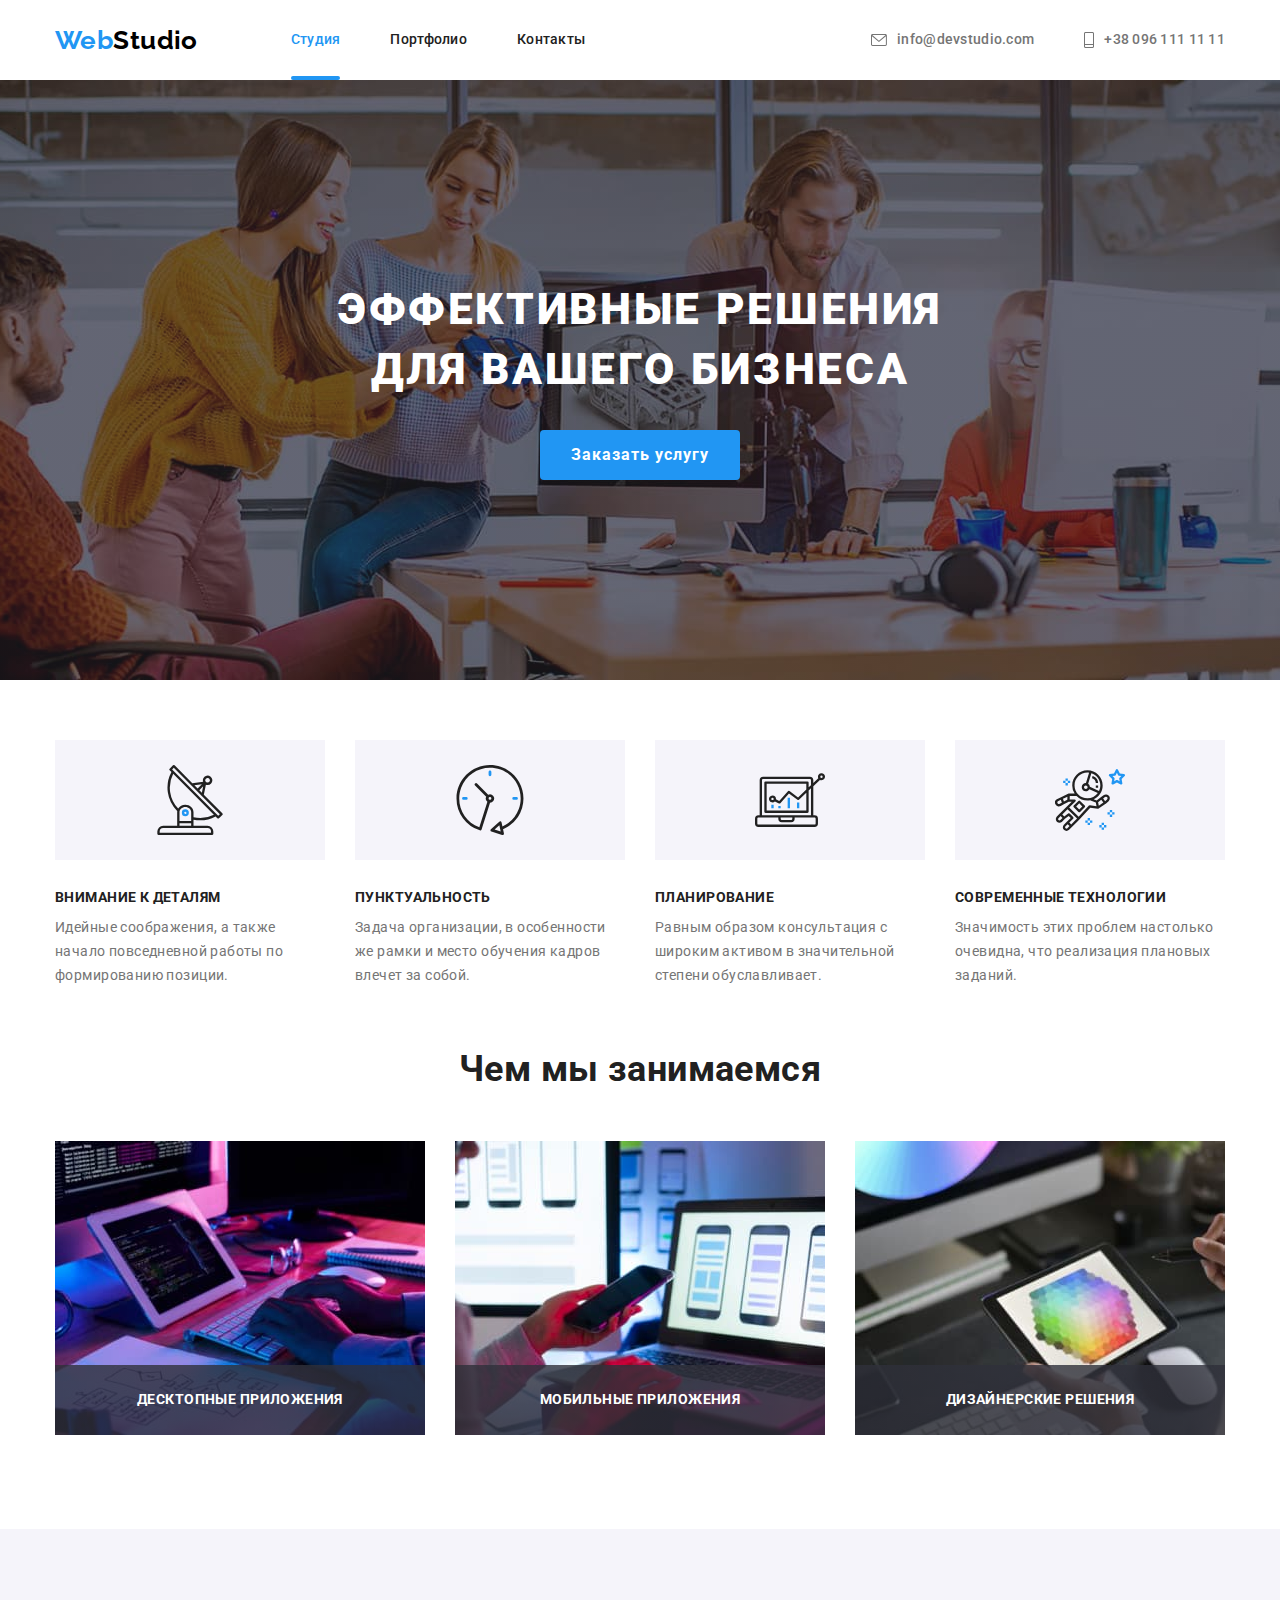
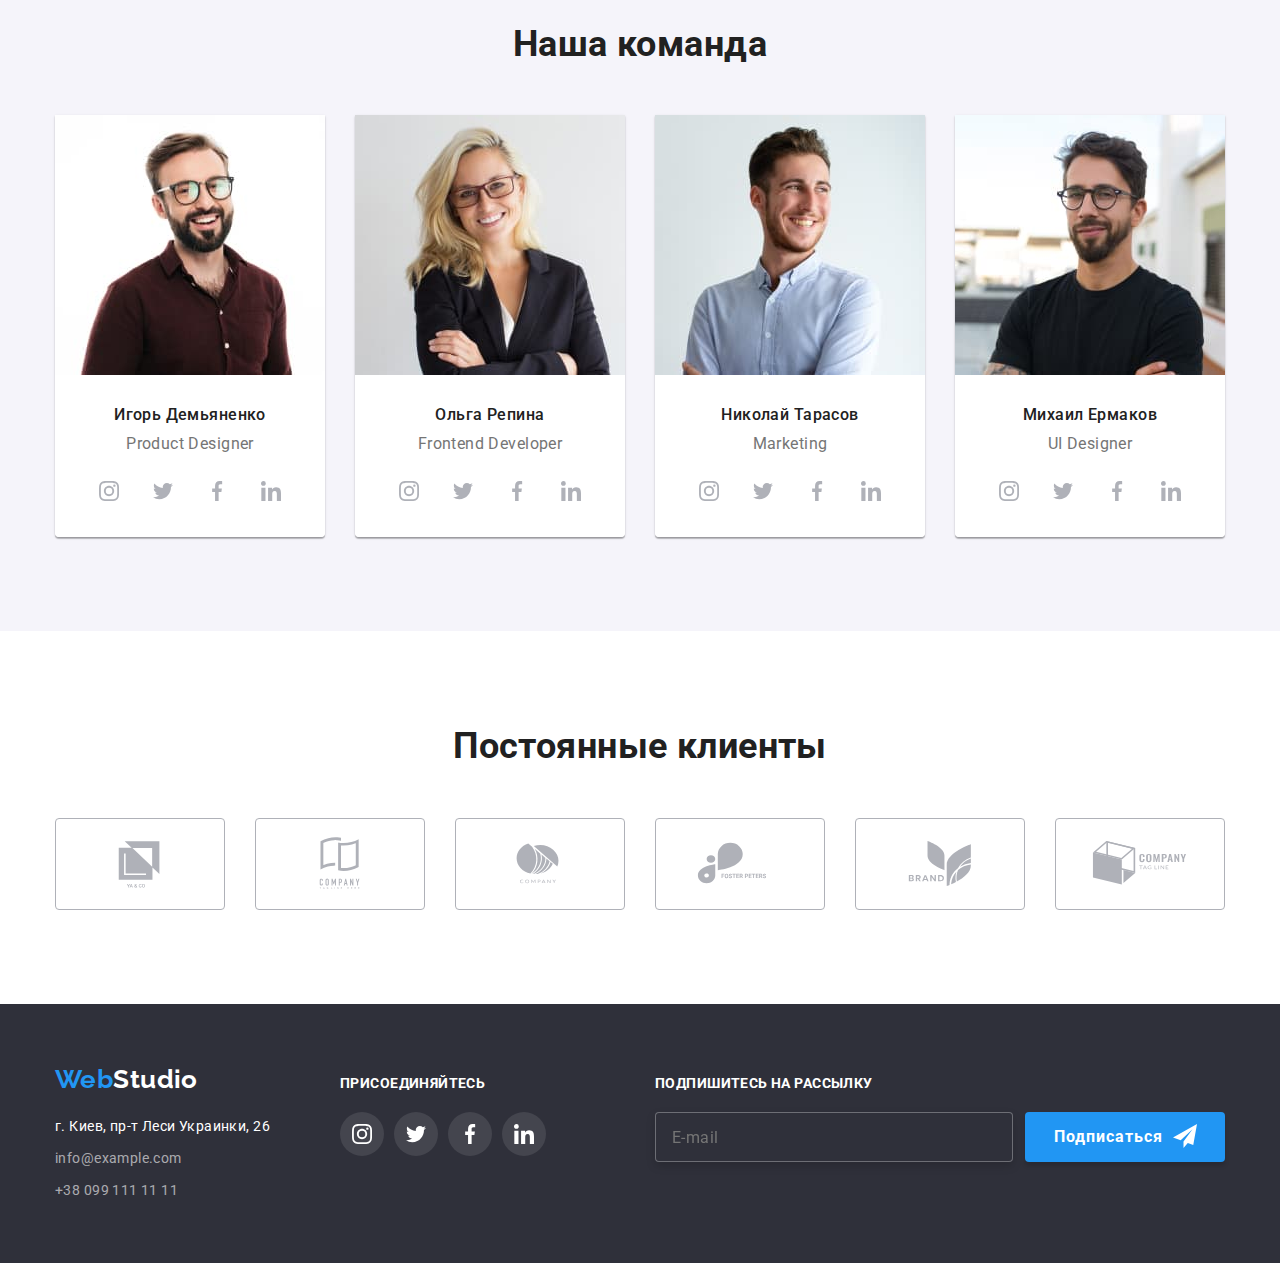
<file: index.html>
<!DOCTYPE html>
<html lang="ru">
  <head>
    <meta charset="UTF-8" />
    <meta http-equiv="X-UA-Compatible" content="IE=edge" />
    <meta name="viewport" content="width=device-width, initial-scale=1.0" />
    <title>index.html</title>
    <link rel="preconnect" href="https://fonts.googleapis.com" />
    <link rel="preconnect" href="https://fonts.gstatic.com" crossorigin />
    <link
      href="https://fonts.googleapis.com/css2?family=Raleway:wght@700&family=Roboto:wght@400;500;700;900&display=swap"
      rel="stylesheet"
    />
    <link
      rel="stylesheet"
      href="https://cdnjs.cloudflare.com/ajax/libs/modern-normalize/1.1.0/modern-normalize.min.css"
    />
    <link rel="shortcut icon" href="./images/title-icon.ico" />
    <link rel="stylesheet" href="./css/main.min.css" />
  </head>
  <body>
    <!-- -----Header------- -->
    <header>
      <div class="container header-page">
        <nav class="nav">
          <a href="./index.html" class="nav__logo logo"
            ><span class="nav__logo-web">Web</span><span class="nav__logo-studio">Studio</span></a
          >
          <ul class="nav__list list">
            <li class="nav__item">
              <a href="./index.html" class="link nav__link current">Студия</a>
            </li>
            <li class="nav__item">
              <a href="./portfolio.html" class="nav__link link">Портфолио</a>
            </li>
            <li class="nav__item"><a href="" class="nav__link link">Контакты</a></li>
          </ul>
        </nav>

        <ul class="contact__list list">
          <li class="contact__item">
            <a href="mailto:info@devstudio.com" class="contact__link link"
              ><svg class="contact__icon" width="16" height="12">
                <use href="./images/icons.svg#envelope"></use></svg
              >info@devstudio.com</a
            >
          </li>
          <li class="contact__item">
            <a href="tel:+380961111111" class="contact__link link"
              ><svg class="contact__icon" width="10" height="16">
                <use href="./images/icons.svg#Vector"></use></svg
              >+38 096 111 11 11</a
            >
          </li>
        </ul>
        <button type="button" class="btn-menu-open" data-menu-open>
          <svg width="40" height="40" class="btn-menu-open__icon">
            <use href="./images/icons.svg#menu_40px"></use>
          </svg>
        </button>
      </div>

      <div class="mob-menu is-hidden" data-menu>
        <div class="mob-munu__container">
          <div class="mob-menu__top">
            <button type="button" class="btn-menu-close" data-menu-close>
              <svg width="40" height="40" class="btn-menu-close__icon">
                <use href="./images/icons.svg#close_40px"></use>
              </svg>
            </button>
            <ul class="mob-menu__list list">
              <li class="mob-menu__item">
                <a href="./index.html" class="link mob-menu__link mob-menu__current">Студия</a>
              </li>
              <li class="mob-menu__item">
                <a href="./portfolio.html" class="mob-menu__link link">Портфолио</a>
              </li>
              <li class="mob-menu__item"><a href="" class="mob-menu__link link">Контакты</a></li>
            </ul>
          </div>

          <div class="mob-menu__bottom">
            <ul class="mob-contact__list list">
              <li class="mob-contact__item">
                <a href="tel:+380961111111" class="mob-contact__tel link">+38 096 111 11 11</a>
              </li>

              <li class="mob-contact__item">
                <a href="mailto:info@devstudio.com" class="mob-contact__mail link"
                  >info@devstudio.com</a
                >
              </li>
            </ul>
            <ul class="mob-soc">
              <li class="mob-soc__item list">
                <a
                  href=""
                  target="_blank"
                  class="mob-soc__link link"
                  rel="nofollow noopener noreferrer"
                  >Instagram</a
                >
              </li>
              <li class="mob-soc__item list">
                <a
                  href=""
                  target="_blank"
                  class="mob-soc__link link"
                  rel="nofollow noopener noreferrer"
                  >Twitter</a
                >
              </li>
              <li class="mob-soc__item list">
                <a
                  href=""
                  target="_blank"
                  class="mob-soc__link link"
                  rel="nofollow noopener noreferrer"
                  >Facebook</a
                >
              </li>
              <li class="mob-soc__item list">
                <a
                  href=""
                  target="_blank"
                  class="mob-soc__link link"
                  rel="nofollow noopener noreferrer"
                  >LinkedIn</a
                >
              </li>
            </ul>
          </div>
        </div>
      </div>
    </header>

    <!--Main -->
    <main>
      <section class="hero">
        <div class="hero__text">
          <h1 class="hero__title">
            Эффективные решения <br />
            для вашего бизнеса
          </h1>
          <button type="button" class="hero__button button" data-modal-open>Заказать услугу</button>
        </div>
      </section>

      <!-- Преимущества нашей компании -->
      <section class="feature">
        <div class="container">
          <h2 class="hiden-section-title">Преимущества нашей компании</h2>
          <ul class="feature__list list">
            <li class="feature__item">
              <div class="feature__icon">
                <svg class="feature-svg" width="70" height="70">
                  <use href="./images/icons.svg#antenna"></use>
                </svg>
              </div>
              <h3 class="feature__title">Внимание к деталям</h3>
              <p>
                Идейные соображения, а также начало повседневной работы по формированию позиции.
              </p>
            </li>
            <li class="feature__item">
              <div class="feature__icon">
                <svg class="feature__svg" width="70" height="70">
                  <use href="./images/icons.svg#clock"></use>
                </svg>
              </div>
              <h3 class="feature__title">Пунктуальность</h3>
              <p>
                Задача организации, в особенности же рамки и место обучения кадров влечет за собой.
              </p>
            </li>
            <li class="feature__item">
              <div class="feature__icon">
                <svg class="feature__svg" width="70" height="70">
                  <use href="./images/icons.svg#diagram"></use>
                </svg>
              </div>
              <h3 class="feature__title">Планирование</h3>
              <p>
                Равным образом консультация с широким активом в значительной степени обуславливает.
              </p>
            </li>
            <li class="feature__item">
              <div class="feature__icon">
                <svg class="feature__svg" width="70" height="70">
                  <use href="./images/icons.svg#astronaut"></use>
                </svg>
              </div>
              <h3 class="feature__title">Современные технологии</h3>
              <p>Значимость этих проблем настолько очевидна, что реализация плановых заданий.</p>
            </li>
          </ul>
        </div>
      </section>

      <!-- Чем мы занимаемся -->
      <section class="work">
        <div class="container">
          <h2 class="work_title section-title centered">Чем мы занимаемся</h2>
          <ul class="work__list list">
            <li class="work__item">
              <img
                src="./images/box1.jpg"
                alt="парень печатает код на компе"
                width="370"
                height="294"
              />
              <p class="work__test">Десктопные приложения</p>
            </li>
            <li class="work__item">
              <img
                src="./images/box2.jpg"
                alt="девушка проверяет макеты"
                width="370"
                height="294"
              />
              <p class="work__test">Мобильные приложения</p>
            </li>
            <li class="work__item">
              <img
                src="./images/box3.jpg"
                alt="девушка выбирает цвет на планшете"
                width="370"
                height="294"
              />
              <p class="work__test">Дизайнерские решения</p>
            </li>
          </ul>
        </div>
      </section>

      <!-- Наша команда -->
      <section class="team">
        <div class="container">
          <h2 class="team_title section-title centered">Наша команда</h2>
          <ul class="team__list list">
            <li class="team__item">
              <picture>
                <source
                  srcset="./images/desktop-img1-1x.jpg 1x, ./images/desktop-img1-2x.jpg 2x"
                  media="(min-width: 1200px)"
                />
                <source
                  srcset="./images/tablet-img1-1x.jpg 1x, ./images/tablet-img1-2x.jpg 2x"
                  media="(min-width: 768px)"
                />
                <source
                  srcset="./images/mob-img1-1x.jpg 1x, ./images/mob-img1-2x.jpg 2x"
                  media="(max-width: 480px)"
                />
                <img
                  src="./images/mob-img1-1x.jpg"
                  alt="фото игорь демьяненко"
                  width="450"
                  height="460"
                />
              </picture>
              <div class="member">
                <h3 class="member__title">Игорь Демьяненко</h3>
                <p>Product Designer</p>
                <ul class="member-icon__list list">
                  <li class="member-icon__item">
                    <a href="" class="member-icon__link link">
                      <svg class="member-icon" width="20" height="20">
                        <use href="./images/icons.svg#instagram"></use>
                      </svg>
                    </a>
                  </li>
                  <li class="member-icon__item">
                    <a href="" class="member-icon__link link">
                      <svg class="member-icon" width="20" height="20">
                        <use href="./images/icons.svg#twitter"></use>
                      </svg>
                    </a>
                  </li>
                  <li class="member-icon__item">
                    <a href="" class="member-icon__link link">
                      <svg class="member-icon" width="20" height="20">
                        <use href="./images/icons.svg#facebook"></use>
                      </svg>
                    </a>
                  </li>
                  <li class="member-icon__item">
                    <a href="" class="member-icon__link link">
                      <svg class="member-icon" width="20" height="20">
                        <use href="./images/icons.svg#linkedin"></use>
                      </svg>
                    </a>
                  </li>
                </ul>
              </div>
            </li>
            <li class="team__item">
              <picture>
                <source
                  srcset="./images/desktop-img2-1x.jpg 1x, ./images/desktop-img2-2x.jpg 2x"
                  media="(min-width: 1200px)"
                />
                <source
                  srcset="./images/tablet-img2-1x.jpg 1x, ./images/tablet-img2-2x.jpg 2x"
                  media="(min-width: 768px)"
                />
                <source
                  srcset="./images/mob-img2-1x.jpg 1x, ./images/mob-img2-2x.jpg 2x"
                  media="(max-width: 480px)"
                />
                <img
                  src="./images/mob-img2-1x.jpg"
                  alt="фото ольга репина"
                  width="450"
                  height="460"
                />
              </picture>
              <div class="member">
                <h3 class="member__title">Ольга Репина</h3>
                <p>Frontend Developer</p>
                <ul class="member-icon__list list">
                  <li class="member-icon__item">
                    <a href="" class="member-icon__link link">
                      <svg class="member-icon" width="20" height="20">
                        <use href="./images/icons.svg#instagram"></use>
                      </svg>
                    </a>
                  </li>
                  <li class="member-icon__item">
                    <a href="" class="member-icon__link link">
                      <svg class="member-icon" width="20" height="20">
                        <use href="./images/icons.svg#twitter"></use>
                      </svg>
                    </a>
                  </li>
                  <li class="member-icon__item">
                    <a href="" class="member-icon__link link">
                      <svg class="member-icon" width="20" height="20">
                        <use href="./images/icons.svg#facebook"></use>
                      </svg>
                    </a>
                  </li>
                  <li class="member-icon__item">
                    <a href="" class="member-icon__link link">
                      <svg class="member-icon" width="20" height="20">
                        <use href="./images/icons.svg#linkedin"></use>
                      </svg>
                    </a>
                  </li>
                </ul>
              </div>
            </li>
            <li class="team__item">
              <picture>
                <source
                  srcset="./images/desktop-img3-1x.jpg 1x, ./images/desktop-img3-2x.jpg 2x"
                  media="(min-width: 1200px)"
                />
                <source
                  srcset="./images/tablet-img3-1x.jpg 1x, ./images/tablet-img3-2x.jpg 2x"
                  media="(min-width: 768px)"
                />
                <source
                  srcset="./images/mob-img3-1x.jpg 1x, ./images/mob-img3-2x.jpg 2x"
                  media="(max-width: 480px)"
                />
                <img
                  src="./images/mob-img3-1x.jpg"
                  alt="фото николай тарасов"
                  width="450"
                  height="460"
                />
              </picture>
              <div class="member">
                <h3 class="member__title">Николай Тарасов</h3>
                <p>Marketing</p>
                <ul class="member-icon__list list">
                  <li class="member-icon__item">
                    <a href="" class="member-icon__link link">
                      <svg class="member-icon" width="20" height="20">
                        <use href="./images/icons.svg#instagram"></use>
                      </svg>
                    </a>
                  </li>
                  <li class="member-icon__item">
                    <a href="" class="member-icon__link link">
                      <svg class="member-icon" width="20" height="20">
                        <use href="./images/icons.svg#twitter"></use>
                      </svg>
                    </a>
                  </li>
                  <li class="member-icon__item">
                    <a href="" class="member-icon__link link">
                      <svg class="member-icon" width="20" height="20">
                        <use href="./images/icons.svg#facebook"></use>
                      </svg>
                    </a>
                  </li>
                  <li class="member-icon__item">
                    <a href="" class="member-icon__link link">
                      <svg class="member-icon" width="20" height="20">
                        <use href="./images/icons.svg#linkedin"></use>
                      </svg>
                    </a>
                  </li>
                </ul>
              </div>
            </li>
            <li class="team__item">
              <picture>
                <source
                  srcset="./images/desktop-img4-1x.jpg 1x, ./images/desktop-img4-2x.jpg 2x"
                  media="(min-width: 1200px)"
                />
                <source
                  srcset="./images/tablet-img4-1x.jpg 1x, ./images/tablet-img4-2x.jpg 2x"
                  media="(min-width: 768px)"
                />
                <source
                  srcset="./images/mob-img4-1x.jpg 1x, ./images/mob-img4-2x.jpg 2x"
                  media="(max-width: 480px)"
                />
                <img
                  src="./images/mob-img4-1x.jpg"
                  alt="фото михаил ермаков"
                  width="450"
                  height="460"
                />
              </picture>
              <div class="member">
                <h3 class="member__title">Михаил Ермаков</h3>
                <p>UI Designer</p>
                <ul class="member-icon__list list">
                  <li class="member-icon__item">
                    <a href="" class="member-icon__link link"
                      ><svg class="member-icon" width="20" height="20">
                        <use href="./images/icons.svg#instagram"></use></svg
                    ></a>
                  </li>
                  <li class="member-icon__item">
                    <a href="" class="member-icon__link link"
                      ><svg class="member-icon" width="20" height="20">
                        <use href="./images/icons.svg#twitter"></use></svg
                    ></a>
                  </li>
                  <li class="member-icon__item">
                    <a href="" class="member-icon__link link"
                      ><svg class="member-icon" width="20" height="20">
                        <use href="./images/icons.svg#facebook"></use></svg
                    ></a>
                  </li>
                  <li class="member-icon__item">
                    <a href="" class="member-icon__link link"
                      ><svg class="member-icon" width="20" height="20">
                        <use href="./images/icons.svg#linkedin"></use></svg
                    ></a>
                  </li>
                </ul>
              </div>
            </li>
          </ul>
        </div>
      </section>
      <!-- Постоянные клиенты -->
      <section class="regular-customers">
        <div class="container">
          <h2 class="rc__section-title section-title centered">Постоянные клиенты</h2>
          <ul class="rc__list list">
            <li class="rc__item">
              <a href="" class="rc__link link"
                ><svg class="rc__icon" width="106" height="60">
                  <use href="./images/icons.svg#Logo"></use></svg
              ></a>
            </li>
            <li class="rc__item">
              <a href="" class="rc__link link"
                ><svg class="rc__icon" width="106" height="60">
                  <use href="./images/icons.svg#Logo-1"></use></svg
              ></a>
            </li>
            <li class="rc__item">
              <a href="" class="rc__link link"
                ><svg class="rc__icon" width="103" height="60">
                  <use href="./images/icons.svg#Logo-2"></use></svg
              ></a>
            </li>
            <li class="rc__item">
              <a href="" class="rc__link link"
                ><svg class="rc__icon" width="106" height="60">
                  <use href="./images/icons.svg#Logo-3"></use></svg
              ></a>
            </li>
            <li class="rc__item">
              <a href="" class="rc__link link"
                ><svg class="rc__icon" width="106" height="60">
                  <use href="./images/icons.svg#Logo-4"></use></svg
              ></a>
            </li>
            <li class="rc__item">
              <a href="" class="rc__link link"
                ><svg class="rc__icon" width="106" height="60">
                  <use href="./images/icons.svg#Logo-5"></use></svg
              ></a>
            </li>
          </ul>
        </div>
      </section>
    </main>

    <!-- Footer -->
    <footer class="footer">
      <div class="footer__container container">
        <div class="footer__text">
          <a href="./index.html" class="logo footer__logo"
            ><span class="footer__logo-web">Web</span
            ><span class="footer__logo-studio">Studio</span></a
          >
          <address>
            <ul class="footer-nav__list list">
              <li class="footer-nav__item">
                <a
                  href="https://goo.gl/maps/fRvEZG4Noj5iUwEC7"
                  target="_blank"
                  rel="nofollow noopener noreferrer"
                  class="footer-nav__item-span footer-nav__link link"
                  ><span>г. Киев, пр-т Леси Украинки, 26</span></a
                >
              </li>
              <li class="footer-nav__item">
                <a href="mailto:info@example.com" class="footer-nav__link link">info@example.com</a>
              </li>
              <li class="footer-nav__item">
                <a href="tel:+380991111111" class="footer-nav__link link">+38 099 111 11 11</a>
              </li>
            </ul>
          </address>
        </div>
        <div class="join-us">
          <h2>присоединяйтесь</h2>
          <ul class="join-us__list list">
            <li class="join-us__item">
              <a href="" class="join-us__link link"
                ><svg class="join-us__icon" width="20" height="20">
                  <use href="./images/icons.svg#instagram"></use></svg
              ></a>
            </li>
            <li class="join-us__item">
              <a href="" class="join-us__link link"
                ><svg class="join-us__icon" width="20" height="20">
                  <use href="./images/icons.svg#twitter"></use></svg
              ></a>
            </li>
            <li class="join-us__item">
              <a href="" class="join-us__link link"
                ><svg class="join-us__icon" width="20" height="20">
                  <use href="./images/icons.svg#facebook"></use></svg
              ></a>
            </li>
            <li class="join-us__item">
              <a href="" class="join-us__link link"
                ><svg class="join-us__icon" width="20" height="20">
                  <use href="./images/icons.svg#linkedin"></use></svg
              ></a>
            </li>
          </ul>
        </div>
        <div class="subscribe">
          <h2 class="subscribe__title">Подпишитесь на рассылку</h2>
          <form class="subscribe__form">
            <input
              type="email"
              class="subscribe__input"
              name="user-email"
              placeholder="E-mail"
              required
            />
            <button type="submit" class="subscribe__button">
              <span class="subscribe__button-span">Подписаться</span>
              <span>
                <svg class="subscribe__button-svg" width="24" height="24">
                  <use href="./images/icons.svg#icon-send"></use>
                </svg>
              </span>
            </button>
          </form>
        </div>
      </div>
    </footer>

    <div class="backdrop is-hidden" data-modal>
      <div class="modal">
        <button type="button" class="modal__button" data-modal-close>
          <svg class="modal__icon" width="18" height="18">
            <use href="./images/icons.svg#close-black"></use>
          </svg>
        </button>

        <p class="modal__title">Оставьте свои данные, мы вам перезвоним</p>
        <form class="form">
          <div class="form__field">
            <label for="user-name" class="form__label">Имя</label>
            <div class="input-div">
              <input
                type="text"
                class="input-div__input"
                name="user-name"
                id="user-name"
                required
              />
              <svg class="input-div__icon" width="18" height="18">
                <use href="./images/icons.svg#person-black"></use>
              </svg>
            </div>
          </div>
          <div class="form__field">
            <label for="user-tel" class="form__label">Телефон</label>
            <div class="input-div">
              <input type="tel" class="input-div__input" name="user-tel" id="user-tel" required />
              <svg class="input-div__icon" width="18" height="18">
                <use href="./images/icons.svg#phone-black"></use>
              </svg>
            </div>
          </div>
          <div class="form__field">
            <label for="user-email" class="form__label">Почта</label>
            <div class="input-div">
              <input
                type="email"
                class="input-div__input"
                name="user-email"
                id="user-email"
                required
              />
              <svg class="input-div__icon" width="18" height="18">
                <use href="./images/icons.svg#email-black"></use>
              </svg>
            </div>
          </div>

          <div class="textarea-field">
            <label for="comment" class="form__label">Комментарий</label>
            <textarea
              name="comment"
              id="comment"
              cols="30"
              rows="10"
              placeholder="Введите текст"
            ></textarea>
          </div>

          <div class="agreement-field">
            <input
              type="checkbox"
              name="terms-agreement"
              id="terms-agreement"
              value="true"
              class="agreement-field__input visually-hidden"
            />
            <label for="terms-agreement" class="agreement-field__check-text"
              >Соглашаюсь с рассылкой и принимаю
              <a href="" class="agreement-field__label">Условия договора</a></label
            >
          </div>

          <button type="submit" class="modal__send-button">Отправить</button>
        </form>
      </div>
    </div>

    <script src="./js/modal.js"></script>
    <script src="./js/menu.js"></script>
  </body>
</html>
</file>
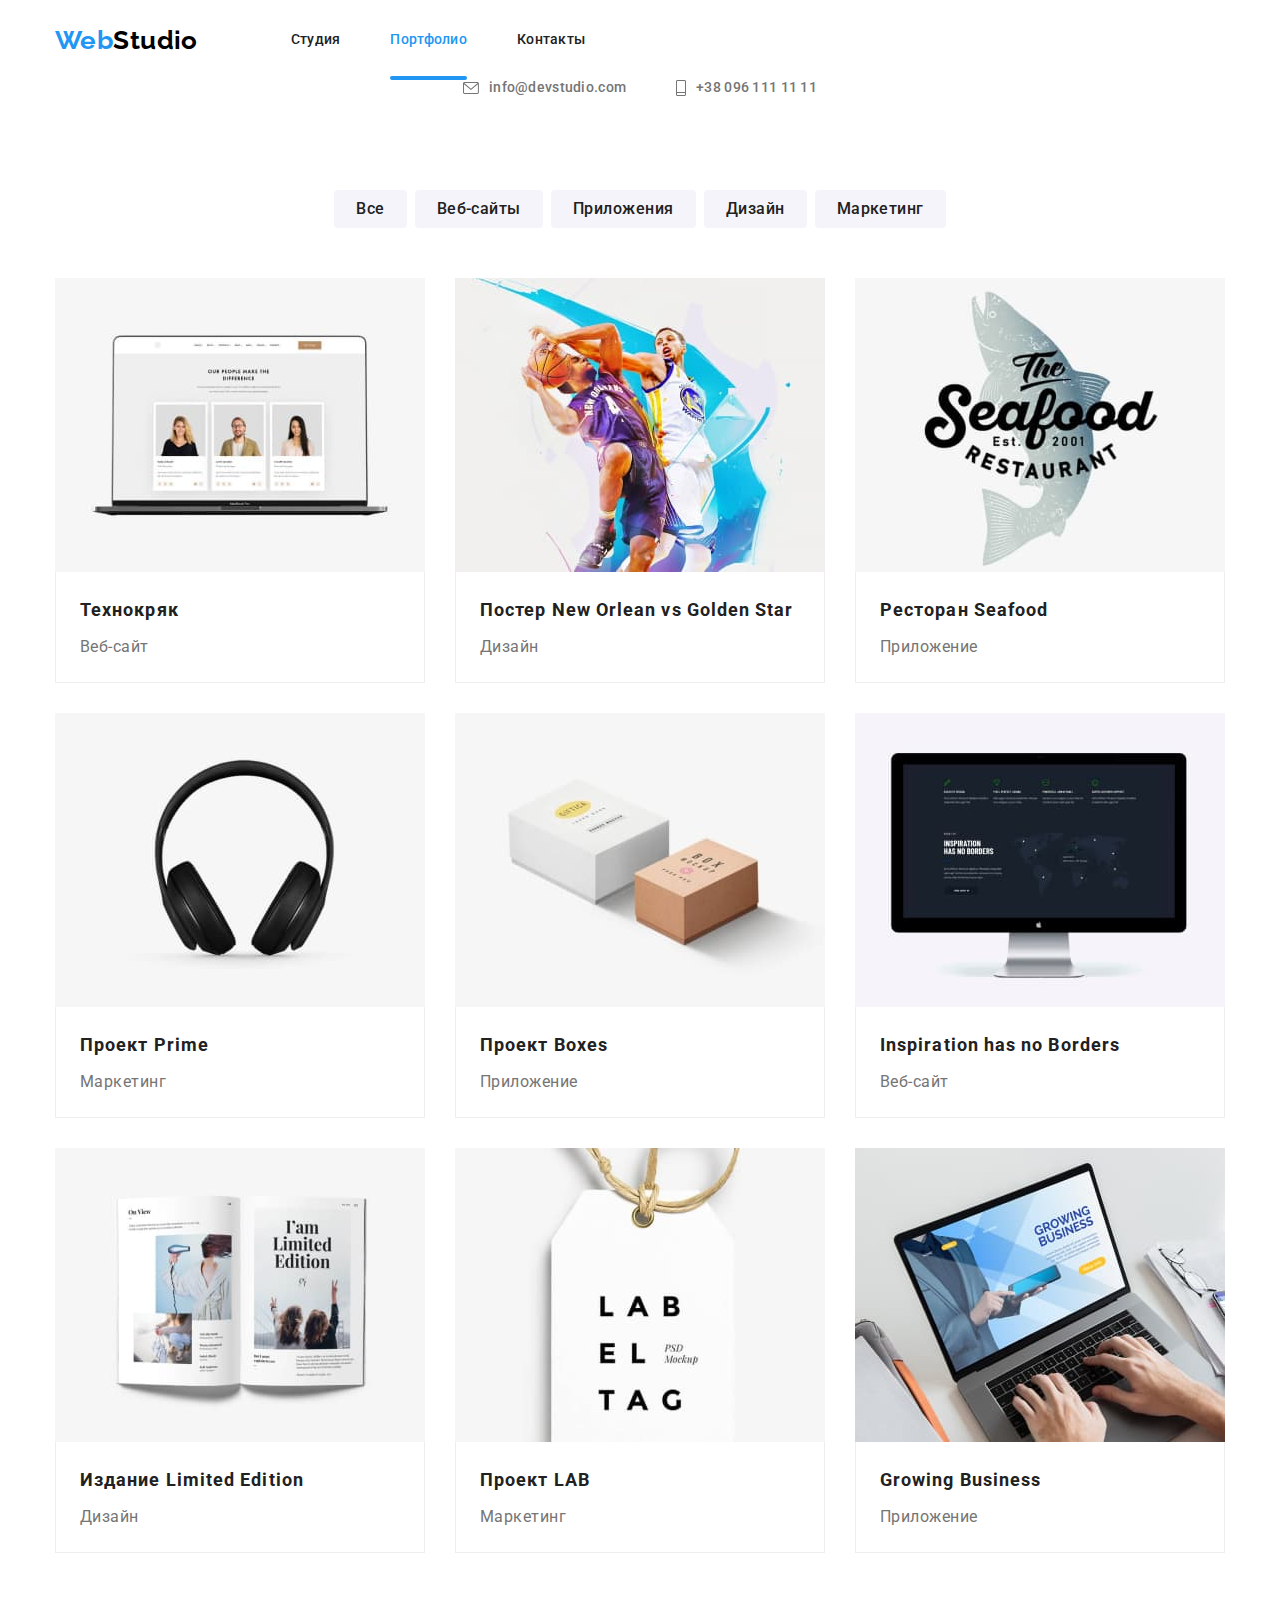
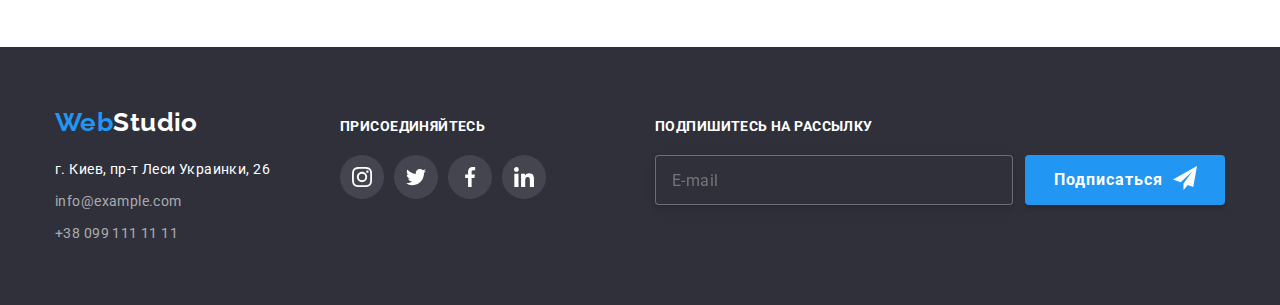
<file: portfolio.html>
<!DOCTYPE html>
<html lang="ru">
<head>
    <meta charset="UTF-8">
    <meta http-equiv="X-UA-Compatible" content="IE=edge">
    <meta name="viewport" content="width=device-width, initial-scale=1.0">
    <title>index.html</title>
    <link rel="preconnect" href="https://fonts.googleapis.com">
    <link rel="preconnect" href="https://fonts.gstatic.com" crossorigin>
    <link href="https://fonts.googleapis.com/css2?family=Raleway:wght@700&family=Roboto:wght@400;500;700;900&display=swap" rel="stylesheet">
    <link rel="stylesheet" href="https://cdnjs.cloudflare.com/ajax/libs/modern-normalize/1.1.0/modern-normalize.min.css">
    <link rel="stylesheet" href="https://cdnjs.cloudflare.com/ajax/libs/modern-normalize/1.1.0/modern-normalize.min.css">
    <link rel="stylesheet" href="./css/main.min.css">
</head>

<body>
    <!-- Header -->
    <header class="header">
        <div class="container header__header-page">
            <nav class="nav">
                <a href="./index.html" class="nav__logo logo"><span class="nav__logo-web">Web</span><span class="nav__logo-studio">Studio</span></a>
                <ul class="nav__list list">
                    <li class="nav__item"><a href="./index.html" class="nav__link link">Студия</a></li>
                    <li class="nav__item"><a href="./portfolio.html" class="nav__link link current">Портфолио</a></li>
                    <li class="nav__item"><a href="" class="nav__link link">Контакты</a></li>
                </ul>
            </nav>
            
            <ul class="contact__list list">
                <li class="contact__item"><a href="mailto:info@devstudio.com" class="contact__link link"><svg class="contact__icon" width="16" height="12"><use href="./images/icons.svg#envelope"></use></svg>info@devstudio.com</a></li>
                <li class="contact__item"><a href="tel:+380961111111" class="contact__link link"><svg class="contact__icon" width="10" height="16"><use href="./images/icons.svg#Vector"></use></svg>+38 096 111 11 11</a></li>
            </ul>
        </div>
    </header>

    <!--Main -->
    <main>
        <section class="hero-portfolio">
            <div class="container">
                <h1 class="hiden-section-title">Наши работы</h1>
                <ul class="portfolio-btn list">
                    <li class="portfolio-btn__item"><button type="button" class="portfolio-btn__button">Все</button></li>
                    <li class="portfolio-btn__item"><button type="button" class="portfolio-btn__button">Веб-сайты</button></li>
                    <li class="portfolio-btn__item"><button type="button" class="portfolio-btn__button">Приложения</button></li>
                    <li class="portfolio-btn__item"><button type="button" class="portfolio-btn__button">Дизайн</button></li>
                    <li class="portfolio-btn__item"><button type="button" class="portfolio-btn__button">Маркетинг</button></li>
                </ul>
                <ul class="portfolio-list list">
                    <li class="portfolio-list__item">
                        <a href="" class="portfolio-list__link">
                            <div class="portfolio-thumb">
                                <img src="./images/imgp1.jpg" alt="открытый ноутбук" width="370" height="294">
                                <div class="portfolio-overlay">
                                    <div class="portfolio-overlay__text">
                                        <p>Ресурс предлагает комплексные предложения с разным уровнем функционала и сервисов. Все это позволит посетителю получить исчерпывающие сведения о компании или частном лице.</p>
                                    </div>
                                </div>  
                            </div>
                            <div class="portfolio-list__text">
                                <h2 class="portfolio-list__title">Технокряк</h2>
                                <p>Веб-сайт</p>
                            </div>                           
                        </a>
                    </li>
                    <li class="portfolio-list__item">
                        <a href="" class="portfolio-list__link">
                            <div class="portfolio-thumb">
                                <img src="./images/imgp2.jpg" alt="два парня играют баскетбол" width="370" height="294">
                                <div class="portfolio-overlay">
                                    <div class="portfolio-overlay__text">
                                        <p>Ресурс предлагает комплексные предложения с разным уровнем функционала и сервисов. Все это позволит посетителю получить исчерпывающие сведения о компании или частном лице.</p>
                                    </div>
                                </div>
                            </div>
                            <div class="portfolio-list__text">
                                <h2 class="portfolio-list__title">Постер New Orlean vs Golden Star</h2>
                                <p>Дизайн</p>
                            </div>
                        </a>
                    </li>
                    <li class="portfolio-list__item">
                        <a href="" class="portfolio-list__link">
                            <div class="portfolio-thumb">
                                <img src="./images/imgp3.jpg" alt="морская еда, рыба" width="370" height="294">
                                <div class="portfolio-overlay">
                                    <div class="portfolio-overlay__text">
                                        <p>Ресурс предлагает комплексные предложения с разным уровнем функционала и сервисов. Все это позволит посетителю получить исчерпывающие сведения о компании или частном лице.</p>
                                    </div>
                                </div>
                            </div>
                            <div class="portfolio-list__text">
                                <h2 class="portfolio-list__title">Ресторан Seafood</h2>
                                <p>Приложение</p>
                            </div>        
                        </a>
                    </li>
                    <li class="portfolio-list__item">
                        <a href="" class="portfolio-list__link">
                            <div class="portfolio-thumb">
                                <img src="./images/imgp4.jpg" alt="музыкальные наушники" width="370" height="294">
                                <div class="portfolio-overlay">
                                    <div class="portfolio-overlay__text">
                                        <p>Ресурс предлагает комплексные предложения с разным уровнем функционала и сервисов. Все это позволит посетителю получить исчерпывающие сведения о компании или частном лице.</p>
                                    </div>
                                </div>
                            </div> 
                            <div class="portfolio-list__text">
                                <h2 class="portfolio-list__title">Проект Prime</h2>
                                <p>Маркетинг</p>
                            </div>
                        </a>
                    </li>
                    <li class="portfolio-list__item">
                        <a href="" class="portfolio-list__link">
                            <div class="portfolio-thumb">
                                <img src="./images/imgp5.jpg" alt="две коробочки" width="370" height="294">
                                <div class="portfolio-overlay">
                                    <div class="portfolio-overlay__text">
                                        <p>Ресурс предлагает комплексные предложения с разным уровнем функционала и сервисов. Все это позволит посетителю получить исчерпывающие сведения о компании или частном лице.</p>
                                    </div>
                                </div>
                            </div>
                            <div class="portfolio-list__text">
                                <h2 class="portfolio-list__title">Проект Boxes</h2>
                                <p>Приложение</p>
                            </div>  
                        </a>
                    </li>
                    <li class="portfolio-list__item">
                        <a href="" class="portfolio-list__link">
                            <div class="portfolio-thumb">
                                <img src="./images/imgp6.jpg" alt="минитор компа" width="370" height="294">
                                <div class="portfolio-overlay">
                                    <div class="portfolio-overlay__text">
                                        <p>Ресурс предлагает комплексные предложения с разным уровнем функционала и сервисов. Все это позволит посетителю получить исчерпывающие сведения о компании или частном лице.</p>
                                    </div>
                                </div>
                            </div>
                            <div class="portfolio-list__text">
                                <h2 class="portfolio-list__title">Inspiration has no Borders</h2>
                                <p>Веб-сайт</p>
                            </div>
                        </a>
                    </li>
                    <li class="portfolio-list__item">
                        <a href=" " class="portfolio-list__link">
                            <div class="portfolio-thumb">
                                <img src="./images/imgp7.jpg" alt="книга" width="370" height="294">
                                <div class="portfolio-overlay">
                                    <div class="portfolio-overlay__text">
                                        <p>Ресурс предлагает комплексные предложения с разным уровнем функционала и сервисов. Все это позволит посетителю получить исчерпывающие сведения о компании или частном лице.</p>
                                    </div>
                                </div>
                            </div>
                            <div class="portfolio-list__text">
                                <h2 class="portfolio-list__title">Издание Limited Edition</h2>
                                <p>Дизайн</p>
                            </div>                           
                        </a>
                    </li>
                    <li class="portfolio-list__item">
                        <a href="" class="portfolio-list__link">
                            <div class="portfolio-thumb">
                                <img src="./images/imgp8.jpg" alt="бирка с надписью" width="370" height="294">
                                <div class="portfolio-overlay">
                                    <div class="portfolio-overlay__text">
                                        <p>Ресурс предлагает комплексные предложения с разным уровнем функционала и сервисов. Все это позволит посетителю получить исчерпывающие сведения о компании или частном лице.</p>
                                    </div>
                                </div>
                            </div>
                            <div class="portfolio-list__text">
                                <h2 class="portfolio-list__title">Проект LAB</h2>
                                <p>Маркетинг</p>
                            </div> 
                        </a>
                    </li>
                    <li class="portfolio-list__item">
                        <a href="" class="portfolio-list__link">
                            <div class="portfolio-thumb">
                                <img src="./images/imgp9.jpg" alt="парень печатает на ноуте" width="370" height="294">
                                <div class="portfolio-overlay">
                                    <div class="portfolio-overlay__text">
                                        <p>Ресурс предлагает комплексные предложения с разным уровнем функционала и сервисов. Все это позволит посетителю получить исчерпывающие сведения о компании или частном лице.</p>
                                    </div>
                                </div>
                            </div>
                            <div class="portfolio-list__text">
                                <h2 class="portfolio-list__title">Growing Business</h2>
                                <p>Приложение</p>
                            </div>
                        </a>
                    </li>
                </ul>
            </div>
        </section>
    </main>

    <!-- Footer -->
    <footer class="footer">
        <div class="footer__container container">
            <div class="footer__text">
                <a href="./index.html" class="logo footer__logo"><span class="footer__logo-web">Web</span><span class="footer__logo-studio">Studio</span></a>
                <address>
                    <ul class="footer-nav__list list">
                        <li class="footer-nav__item"><a href="https://goo.gl/maps/fRvEZG4Noj5iUwEC7" target="_blank" rel="nofollow noopener noreferrer" class="footer-nav__item-span footer-nav__link link"><span>г. Киев, пр-т Леси Украинки, 26</span></a></li>
                        <li class="footer-nav__item"><a href="mailto:info@example.com" class="footer-nav__link link">info@example.com</a></li>
                        <li class="footer-nav__item"><a href="tel:+380991111111" class="footer-nav__link link">+38 099 111 11 11</a></li>
                    </ul>
                </address>
            </div>
            <div class="join-us">
                <h2>присоединяйтесь</h2>
                <ul class="join-us__list list">
                    <li class="join-us__item">
                        <a href="" class="join-us__link link"><svg class="join-us__icon" width="20" height="20"><use href="./images/icons.svg#instagram"></use></svg></a>
                    </li>
                    <li class="join-us__item">
                        <a href="" class="join-us__link link"><svg class="join-us__icon" width="20" height="20"><use href="./images/icons.svg#twitter"></use></svg></a>
                    </li>
                    <li class="join-us__item">
                        <a href="" class="join-us__link link"><svg class="join-us__icon" width="20" height="20"><use href="./images/icons.svg#facebook"></use></svg></a>
                    </li>
                    <li class="join-us__item">
                        <a href="" class="join-us__link link"><svg class="join-us__icon" width="20" height="20"><use href="./images/icons.svg#linkedin"></use></svg></a>
                    </li>
                </ul>
            </div>
            <div class="subscribe">
                <h2 class="subscribe__title">Подпишитесь на рассылку</h2>
                <form class="subscribe__form">
                    <input type="email" class="subscribe__input" name="user-email" placeholder="E-mail" required>
                    <button type="submit" class="subscribe__button">
                        <span class="subscribe__button-span">Подписаться</span>
                        <span>
                            <svg class="subscribe__button-svg" width="24" height="24">
                                <use href="./images/icons.svg#icon-send"></use>
                            </svg>
                        </span>
                    </button>
                </form>
            </div>
        </div>
    </footer>
</body>

</html>
</file>
<file: css/main.min.css>
:root{--primary-text-color: #757575;--sitenav-text-color: #212121;--title-text-color: #212121;--accent-color: #2196F3;--logo-text-color: #000000;--primary-background-color: #FFFFFF;--white-text-color: #FFFFFF;--button-background-color: #2188f3;--hero-background-color: #2F303A;--footer-text-color: rgba(255, 255, 255, 0.6);--footer-background-color: #2F303A;--portfolio-button-bgc: #F5F4FA;--portfolio-title-background-color: #FFFFFF;--portfolio-border-color: #ECECEC;--team-background-color: #F5F4FA;--team-title-background-color: #FFFFFF;--team-icon-color: #AFB1B8;--team-icon-hover-color: #FFFFFF;--feature-icon-background-color: #F5F4FA;--rc-icon-color: #AFB1B8;--nav-icon-color: #757575;--join-us-icon-color: #FFFFFF;--join-us-icon-background-color: rgba(255, 255, 255, 0.1);--subscribe-svg-color: #FFFFFF}h1,h2,h3,h4,h5,h6,p,ul{margin:0}.link{text-decoration:none}img{display:block;max-width:100%;height:auto}.list{padding:0;margin:0;list-style:none}.container{width:100%;margin-left:auto;margin-right:auto;padding-left:15px;padding-right:15px}@media screen and (min-width: 480px){.container{width:480px}}@media screen and (min-width: 768px){.container{width:768px}}@media screen and (min-width: 1200px){.container{width:1200px}}body{background-color:var(--primary-background-color);color:var(--primary-text-color);font-family:Roboto,sans-serif;font-size:14px;letter-spacing:.03em}.header-page{display:-webkit-box;display:-ms-flexbox;display:flex;-webkit-box-pack:center;-ms-flex-pack:center;justify-content:center;-webkit-box-align:center;-ms-flex-align:center;align-items:center}@media screen and (max-width: 767px){.header-page{border-bottom:1px solid #ececec;max-width:480px;margin:auto;padding-top:6px;padding-bottom:7px}}.nav{display:-webkit-box;display:-ms-flexbox;display:flex;-webkit-box-align:center;-ms-flex-align:center;align-items:center}.logo{font-family:Raleway,sans-serif;font-weight:700;font-size:24px;line-height:1.17;text-decoration:none}@media screen and (min-width: 1200px){.logo{font-size:26px;line-height:1.19}}.nav__logo-web{color:var(--accent-color)}.nav__logo-studio{color:var(--logo-text-color)}.nav__list{display:none}@media screen and (min-width: 768px){.nav__list{display:-webkit-box;display:-ms-flexbox;display:flex;margin-left:88px}}@media screen and (min-width: 1200px){.nav__list{margin-left:93px}}.nav__list .nav__link{position:relative;display:block;padding-top:32px;padding-bottom:32px;color:var(--sitenav-text-color);font-family:inherit;font-weight:500;font-size:14px;line-height:1.14;letter-spacing:.02em;-webkit-transition:color 250ms cubic-bezier(0.4, 0, 0.2, 1);transition:color 250ms cubic-bezier(0.4, 0, 0.2, 1)}.nav__list .nav__link:hover,.nav__list .nav__link:focus{color:var(--accent-color)}@media screen and (min-width: 1200px){.nav__list .nav__link{padding-top:32px;padding-bottom:32px}}.nav__list .nav__link.current{color:var(--accent-color)}.current::after{content:"";position:absolute;left:0;bottom:0;display:block;width:100%;height:4px;background-color:var(--accent-color);border-radius:2px}.nav__list .nav__item+.nav__item{margin-left:50px}.contact__list{display:none}@media screen and (min-width: 768px){.contact__list{display:-webkit-box;display:-ms-flexbox;display:flex;-webkit-box-orient:vertical;-webkit-box-direction:normal;-ms-flex-direction:column;flex-direction:column;-webkit-box-pack:center;-ms-flex-pack:center;justify-content:center;padding:0;margin-left:auto}}@media screen and (min-width: 1200px){.contact__list{display:-webkit-box;display:-ms-flexbox;display:flex;-webkit-box-orient:unset;-webkit-box-direction:unset;-ms-flex-direction:unset;flex-direction:unset;margin-left:auto;-webkit-box-align:center;-ms-flex-align:center;align-items:center;gap:50px}}.contact__link{display:-webkit-box;display:-ms-flexbox;display:flex;-webkit-box-align:center;-ms-flex-align:center;align-items:center;margin-bottom:10px;color:var(--primary-text-color);text-decoration:none;font-family:inherit;font-weight:500;font-size:14px;line-height:1.14;letter-spacing:.02em;-webkit-transition:color 250ms cubic-bezier(0.4, 0, 0.2, 1);transition:color 250ms cubic-bezier(0.4, 0, 0.2, 1)}.contact__link:hover,.contact__link:focus{color:var(--accent-color)}@media screen and (min-width: 1200px){.contact__link{margin-bottom:0}}.contact__icon{margin-right:10px;fill:currentColor}.contact__link:hover .contact__icon,.contact__link:focus .contact__icon{fill:currentColor}.btn-menu-open,.btn-menu-close{display:block;border:none;background-color:var(--primary-background-color);margin-left:auto}@media screen and (min-width: 768px){.btn-menu-open,.btn-menu-close{display:none}}.btn-menu-open:hover .btn-menu-open__icon,.btn-menu-close:hover .btn-menu-close__icon{fill:var(--accent-color)}.mob-menu{position:fixed;top:0;left:0;z-index:1;width:100vw;height:100vh;background-color:var(--primary-background-color);padding:10px 15px 48px 40px;overflow-y:scroll}.mob-menu .mob-munu__container{display:-webkit-box;display:-ms-flexbox;display:flex;-webkit-box-orient:vertical;-webkit-box-direction:normal;-ms-flex-direction:column;flex-direction:column;-webkit-box-pack:justify;-ms-flex-pack:justify;justify-content:space-between;height:100%}.is-hidden{visibility:hidden;opacity:0;pointer-events:none}.mob-contact__list{margin-bottom:64px}.mob-menu__item:not(:last-child){margin-bottom:32px}.mob-menu__link{font-weight:500;font-size:40px;line-height:1.18;letter-spacing:.02em;color:#212121}.mob-menu__link.mob-menu__current{color:var(--accent-color)}.mob-contact__item:not(:last-child){margin-bottom:32px}.mob-contact__tel{font-weight:500;font-size:34px;line-height:1.18;letter-spacing:.02em;color:#2196f3}@media screen and (max-width: 479px){.mob-contact__tel{font-size:29px}}.mob-contact__mail{font-weight:500;font-size:24px;line-height:1.17;letter-spacing:.02em;color:#757575}.mob-contact__mail:hover,.mob-contact__mail:focus{color:#2196f3}.mob-soc{display:-webkit-box;display:-ms-flexbox;display:flex;gap:10px;padding-left:0}.mob-soc__item:not(:last-child){padding-right:10px;border-right:1px solid rgba(33,33,33,.2)}.mob-soc__link{color:#2196f3;font-family:inherit;font-weight:500;font-size:18px;line-height:1.22;letter-spacing:.02em}@media screen and (max-width: 479px){.mob-soc__link{font-size:11px;line-height:1.36;letter-spacing:.02em}}.hero{max-width:480px;height:400px;margin-left:auto;margin-right:auto;text-align:center;padding:118px 60px;background-image:-webkit-gradient(linear, left top, left bottom, from(rgba(47, 48, 58, 0.4)), to(rgba(47, 48, 58, 0.4))),url(../images/header-mob-img-1x.jpg);background-image:linear-gradient(rgba(47, 48, 58, 0.4), rgba(47, 48, 58, 0.4)),url(../images/header-mob-img-1x.jpg);background-position:center;background-repeat:no-repeat;background-size:cover;background-color:var(--hero-background-color)}@media screen and (min-device-pixel-ratio: 2),(-webkit-min-device-pixel-ratio: 2),(min-resolution: 192dpi),(min-resolution: 2dppx){.hero{background-image:-webkit-gradient(linear, left top, left bottom, from(rgba(47, 48, 58, 0.4)), to(rgba(47, 48, 58, 0.4))),url(../images/header-mob-img-2x.jpg);background-image:linear-gradient(rgba(47, 48, 58, 0.4), rgba(47, 48, 58, 0.4)),url(../images/header-mob-img-2x.jpg)}}@media screen and (max-width: 479px){.hero{padding:75px 50px}}@media screen and (min-width: 768px){.hero{max-width:768px;padding:118px 204px;background-image:-webkit-gradient(linear, left top, left bottom, from(rgba(47, 48, 58, 0.4)), to(rgba(47, 48, 58, 0.4))),url(../images/header-tablet-img-1x.jpg);background-image:linear-gradient(rgba(47, 48, 58, 0.4), rgba(47, 48, 58, 0.4)),url(../images/header-tablet-img-1x.jpg)}}@media screen and (min-width: 768px)and (min-device-pixel-ratio: 2),screen and (min-width: 768px)and (-webkit-min-device-pixel-ratio: 2),screen and (min-width: 768px)and (min-resolution: 192dpi),screen and (min-width: 768px)and (min-resolution: 2dppx){.hero{background-image:-webkit-gradient(linear, left top, left bottom, from(rgba(47, 48, 58, 0.4)), to(rgba(47, 48, 58, 0.4))),url(../images/header-tablet-img-2x.jpg);background-image:linear-gradient(rgba(47, 48, 58, 0.4), rgba(47, 48, 58, 0.4)),url(../images/header-tablet-img-2x.jpg)}}@media screen and (min-width: 1200px){.hero{max-width:1600px;height:600px;padding:200px 0;background-image:-webkit-gradient(linear, left top, left bottom, from(rgba(47, 48, 58, 0.4)), to(rgba(47, 48, 58, 0.4))),url(../images/header-desktop-img-1x.jpg);background-image:linear-gradient(rgba(47, 48, 58, 0.4), rgba(47, 48, 58, 0.4)),url(../images/header-desktop-img-1x.jpg)}}@media screen and (min-width: 1200px)and (min-device-pixel-ratio: 2),screen and (min-width: 1200px)and (-webkit-min-device-pixel-ratio: 2),screen and (min-width: 1200px)and (min-resolution: 192dpi),screen and (min-width: 1200px)and (min-resolution: 2dppx){.hero{background-image:-webkit-gradient(linear, left top, left bottom, from(rgba(47, 48, 58, 0.4)), to(rgba(47, 48, 58, 0.4))),url(../images/header-desktop-img-2x.jpg);background-image:linear-gradient(rgba(47, 48, 58, 0.4), rgba(47, 48, 58, 0.4)),url(../images/header-desktop-img-2x.jpg)}}.hero__text{display:-webkit-box;display:-ms-flexbox;display:flex;-webkit-box-orient:vertical;-webkit-box-direction:normal;-ms-flex-direction:column;flex-direction:column;-webkit-box-align:center;-ms-flex-align:center;align-items:center}.hero__title{margin-bottom:30px;font-weight:900;font-size:26px;line-height:1.62;letter-spacing:.06em;color:var(--white-text-color);text-transform:uppercase}@media screen and (min-width: 1200px){.hero__title{font-size:44px;line-height:1.36}}.hero__button{-webkit-box-pack:center;-ms-flex-pack:center;justify-content:center;-webkit-box-align:center;-ms-flex-align:center;align-items:center;min-width:200px;padding:10px 31px;border-radius:4px;border:none;color:var(--white-text-color);background-color:var(--accent-color);font-weight:700;font-size:16px;line-height:1.88;letter-spacing:.06em;cursor:pointer;-webkit-transition:background-color 250ms cubic-bezier(0.4, 0, 0.2, 1);transition:background-color 250ms cubic-bezier(0.4, 0, 0.2, 1)}.hero__button:hover,.hero__button:focus{background-color:var(--button-background-color)}.feature{padding-top:60px;padding-bottom:60px}@media screen and (min-width: 768px){.feature{padding-top:60px;padding-bottom:60px}}@media screen and (min-width: 1200px){.feature{padding-top:60px}}.feature h2{color:var(--title-text-color);background-color:#000;font-weight:700;font-size:36px;line-height:1.2;text-align:center;position:absolute;width:1px;height:1px;margin:-1px;border:0;padding:0;white-space:nowrap;-webkit-clip-path:inset(100%);clip-path:inset(100%);clip:rect(0 0 0 0);overflow:hidden}.feature__list{display:-webkit-box;display:-ms-flexbox;display:flex;-ms-flex-wrap:wrap;flex-wrap:wrap}.feature__item{width:100%;margin-bottom:30px}.feature__item:last-child{margin-bottom:0}@media screen and (min-width: 768px)and (max-width: 1199px){.feature__item{width:calc((100% - 30px)/2);margin-right:30px}.feature__item:nth-child(2n){margin-right:0}.feature__item:nth-last-child(-n+2){margin-bottom:0}}@media screen and (min-width: 1200px){.feature__item{width:calc((100% - 90px)/4);margin-right:30px;margin-bottom:0}.feature__item:last-child{margin-right:0}}.feature__icon{display:-webkit-box;display:-ms-flexbox;display:flex;-webkit-box-pack:center;-ms-flex-pack:center;justify-content:center;-webkit-box-align:center;-ms-flex-align:center;align-items:center;margin-bottom:30px;width:100%;height:120px;background-color:var(--feature-icon-background-color)}.feature__list .feature__title{margin-bottom:10px;text-align:center;color:var(--title-text-color);font-weight:700;font-size:14px;line-height:1.14;text-transform:uppercase}@media screen and (min-width: 768px){.feature__list .feature__title{text-align:unset}}.feature__list p{line-height:1.71}.work{display:none}@media screen and (min-width: 1200px){.work{display:-webkit-box;display:-ms-flexbox;display:flex;padding-bottom:94px}}.work_title{margin-bottom:50px}.work__list{display:-webkit-box;display:-ms-flexbox;display:flex;-ms-flex-wrap:wrap;flex-wrap:wrap}.section-title{color:var(--title-text-color);font-weight:700;font-size:36px;line-height:1.2}.section-title.centered{text-align:center}.work__item{position:relative;margin-right:30px}.work__item:last-child{margin-right:0}.work__test{position:absolute;bottom:0;left:0;display:-webkit-box;display:-ms-flexbox;display:flex;width:100%;height:70px;background-image:-webkit-gradient(linear, left top, left bottom, from(rgba(47, 48, 58, 0.8)), to(rgba(47, 48, 58, 0.8)));background-image:linear-gradient(rgba(47, 48, 58, 0.8), rgba(47, 48, 58, 0.8));-webkit-box-pack:center;-ms-flex-pack:center;justify-content:center;-webkit-box-align:center;-ms-flex-align:center;align-items:center;color:var(--white-text-color);font-weight:700;line-height:1.14;text-transform:uppercase}.team{padding-top:60px;padding-bottom:60px;background-color:var(--team-background-color)}@media screen and (min-width: 1200px){.team{padding-bottom:94px;padding-top:94px;background-color:var(--team-background-color)}}.team_title{margin-bottom:30px;font-weight:700;font-size:28px;line-height:1.18}@media screen and (min-width: 1200px){.team_title{margin-bottom:50px;font-size:36px;line-height:1.17}}.team__list{display:-webkit-box;display:-ms-flexbox;display:flex;-ms-flex-wrap:wrap;flex-wrap:wrap}.team__item{width:100%;margin-bottom:30px;-webkit-box-shadow:0px 1px 3px rgba(0,0,0,.12),0px 1px 1px rgba(0,0,0,.14),0px 2px 1px rgba(0,0,0,.2);box-shadow:0px 1px 3px rgba(0,0,0,.12),0px 1px 1px rgba(0,0,0,.14),0px 2px 1px rgba(0,0,0,.2);border-radius:0px 0px 4px 4px}.team__item:last-child{margin-bottom:0}@media screen and (min-width: 768px)and (max-width: 1199px){.team__item{width:calc((100% - 30px)/2);margin-right:30px}.team__item:nth-child(2n){margin-right:0}.team__item:nth-last-child(-n+2){margin-bottom:0}}@media screen and (min-width: 1200px){.team__item{width:calc((100% - 90px)/4);margin-right:30px;margin-bottom:0}.team__item:last-child{margin-right:0}}.member{display:block;padding:30px 0 24px;text-align:center;background-color:var(--team-title-background-color);border-radius:0px 0px 4px 4px}.member .member__title{margin-bottom:10px;color:var(--title-text-color);font-weight:500;font-size:16px;line-height:1.19}.member p{margin-bottom:16px;font-size:16px;line-height:1.19}.member-icon__list{display:-webkit-box;display:-ms-flexbox;display:flex;-webkit-box-pack:center;-ms-flex-pack:center;justify-content:center;gap:10px}.member-icon__item{width:44px;height:44px}.member-icon__link{display:-webkit-box;display:-ms-flexbox;display:flex;color:var(--team-icon-color);width:100%;height:100%;-webkit-box-align:center;-ms-flex-align:center;align-items:center;-webkit-box-pack:center;-ms-flex-pack:center;justify-content:center;border-radius:50%;-webkit-transition:color 250ms cubic-bezier(0.4, 0, 0.2, 1),background-color 250ms cubic-bezier(0.4, 0, 0.2, 1);transition:color 250ms cubic-bezier(0.4, 0, 0.2, 1),background-color 250ms cubic-bezier(0.4, 0, 0.2, 1)}.member-icon__link:hover,.member-icon__link:focus{color:var(--team-icon-hover-color);background-color:var(--accent-color)}.member-icon{fill:currentColor}.regular-customers{padding-top:60px;padding-bottom:60px}@media screen and (min-width: 1200px){.regular-customers{padding-top:94px;padding-bottom:94px}}.rc__section-title{margin-bottom:30px}@media screen and (min-width: 1200px){.rc__section-title{margin-bottom:50px}}.rc__list{display:-webkit-box;display:-ms-flexbox;display:flex;-ms-flex-wrap:wrap;flex-wrap:wrap}@media screen and (max-width: 767px){.rc__item{width:calc((100% - 30px)/2);height:92px;margin-bottom:30px;margin-right:30px}.rc__item:nth-child(2n){margin-right:0}}@media screen and (min-width: 768px)and (max-width: 1199px){.rc__item{width:calc((100% - 60px)/3);height:92px;margin-right:30px;margin-bottom:30px}.rc__item:nth-child(3n){margin-right:0}.rc__item:nth-last-child(-n+3){margin-bottom:0}}@media screen and (min-width: 1200px){.rc__item{width:calc((100% - 150px)/6);margin-right:30px;height:92px}.rc__item:last-child{margin-right:0}}.rc__link{display:-webkit-box;display:-ms-flexbox;display:flex;-webkit-box-align:center;-ms-flex-align:center;align-items:center;-webkit-box-pack:center;-ms-flex-pack:center;justify-content:center;width:100%;height:100%;color:var(--rc-icon-color);border:1px solid #afb1b8;border-radius:4px;-webkit-transition:color 250ms cubic-bezier(0.4, 0, 0.2, 1),border-color 250ms cubic-bezier(0.4, 0, 0.2, 1);transition:color 250ms cubic-bezier(0.4, 0, 0.2, 1),border-color 250ms cubic-bezier(0.4, 0, 0.2, 1)}.rc__link:hover,.rc__link:focus{color:var(--accent-color);border-color:var(--accent-color)}.rc__icon{fill:currentColor}.rc__link:hover .rc__icon,.rc__link:focus .rc__icon{fill:currentColor}.footer{padding:60px 0;background-color:var(--footer-background-color)}.footer__container{display:-webkit-box;display:-ms-flexbox;display:flex;-ms-flex-wrap:wrap;flex-wrap:wrap;-webkit-box-pack:center;-ms-flex-pack:center;justify-content:center;-webkit-box-align:center;-ms-flex-align:center;align-items:center}@media screen and (min-width: 768px)and (max-width: 1199px){.footer__container{-webkit-box-pack:space-evenly;-ms-flex-pack:space-evenly;justify-content:space-evenly;-webkit-box-align:baseline;-ms-flex-align:baseline;align-items:baseline}}@media screen and (min-width: 1200px){.footer__container{display:-webkit-box;display:-ms-flexbox;display:flex;-webkit-box-align:baseline;-ms-flex-align:baseline;align-items:baseline}}@media screen and (max-width: 767px){.footer__text{width:100%;margin-bottom:60px;text-align:center}}@media screen and (min-width: 768px)and (max-width: 1199px){.footer__text{text-align:center}}@media screen and (min-width: 1200px){.footer__text{text-align:left}}.footer__logo{display:block;margin-bottom:20px}.footer__logo-web{color:var(--accent-color)}.footer__logo-studio{color:var(--white-text-color)}.footer-nav__link{color:var(--footer-text-color);-webkit-transition:color 250ms cubic-bezier(0.4, 0, 0.2, 1);transition:color 250ms cubic-bezier(0.4, 0, 0.2, 1)}.footer-nav__link:hover,.footer-nav__link:focus{color:var(--accent-color)}.footer-nav__item-span{color:var(--white-text-color);-webkit-transition:color 250ms cubic-bezier(0.4, 0, 0.2, 1);transition:color 250ms cubic-bezier(0.4, 0, 0.2, 1)}.footer-nav__list{font-style:normal;font-size:14px;line-height:1.7}.footer-nav__list .footer-nav__item{margin-bottom:8px}.footer-nav__list .footer-nav__item:last-child{margin-bottom:0}.join-us{margin-bottom:60px}@media screen and (min-width: 768px){.join-us{margin:0 0 0 70px}}.join-us__list{display:-webkit-box;display:-ms-flexbox;display:flex;-webkit-box-pack:center;-ms-flex-pack:center;justify-content:center;gap:10px}.join-us h2{margin-bottom:20px;font-weight:700;font-size:14px;line-height:1.14;letter-spacing:.03em;text-align:center;text-transform:uppercase;color:var(--white-text-color)}@media screen and (min-width: 1200px){.join-us h2{text-align:left}}.join-us__item{width:44px;height:44px}.join-us__link{display:-webkit-box;display:-ms-flexbox;display:flex;-webkit-box-align:center;-ms-flex-align:center;align-items:center;-webkit-box-pack:center;-ms-flex-pack:center;justify-content:center;width:100%;height:100%;background-color:var(--join-us-icon-background-color);border-radius:50%;-webkit-transition:background-color 250ms cubic-bezier(0.4, 0, 0.2, 1);transition:background-color 250ms cubic-bezier(0.4, 0, 0.2, 1)}.join-us__link:hover,.join-us__link:focus{background-color:var(--accent-color)}.join-us__icon{fill:var(--join-us-icon-color)}.subscribe{width:100%}@media screen and (min-width: 768px){.subscribe{max-width:450px;height:156px;margin-top:60px}}@media screen and (min-width: 1200px){.subscribe{margin:0 0 0 auto;max-width:570px;height:86px}}.subscribe__title{margin-bottom:20px;font-weight:700;font-size:14px;line-height:1.14;text-align:center;text-transform:uppercase;color:var(--white-text-color)}@media screen and (min-width: 1200px){.subscribe__title{text-align:left}}@media screen and (min-width: 1200px){.subscribe__form{display:-webkit-box;display:-ms-flexbox;display:flex}}.subscribe__input{width:100%;height:50px;margin-right:12px;margin-bottom:20px;padding-left:16px;font-size:16px;line-height:1.25;letter-spacing:.03em;color:rgba(255,255,255,.6);background-color:#2f303a;border:1px solid rgba(255,255,255,.3);-webkit-filter:drop-shadow(0px 4px 4px rgba(0, 0, 0, 0.15));filter:drop-shadow(0px 4px 4px rgba(0, 0, 0, 0.15));border-radius:4px;-webkit-transition:border-color 250ms cubic-bezier(0.4, 0, 0.2, 1),outline-color 250ms cubic-bezier(0.4, 0, 0.2, 1);transition:border-color 250ms cubic-bezier(0.4, 0, 0.2, 1),outline-color 250ms cubic-bezier(0.4, 0, 0.2, 1)}.subscribe__input:hover,.subscribe__input:focus{border-color:#eee}@media screen and (min-width: 1200px){.subscribe__input{width:358px;margin:0 12px 0 0}}.subscribe__button{display:-webkit-box;display:-ms-flexbox;display:flex;-webkit-box-pack:center;-ms-flex-pack:center;justify-content:center;-webkit-box-align:center;-ms-flex-align:center;align-items:center;margin:0 auto;padding:10px 28px 10px 29px;background-color:var(--accent-color);border:none;-webkit-box-shadow:0px 4px 4px rgba(0,0,0,.15);box-shadow:0px 4px 4px rgba(0,0,0,.15);border-radius:4px;-webkit-transition:background-color 250ms cubic-bezier(0.4, 0, 0.2, 1);transition:background-color 250ms cubic-bezier(0.4, 0, 0.2, 1);cursor:pointer}.subscribe__button:hover,.subscribe__button:focus{background-color:var(--button-background-color)}@media screen and (min-width: 1200px){.subscribe__button{width:200px;height:50px}}.subscribe__button-span{margin-right:10px;font-weight:700;font-size:16px;line-height:1.88;letter-spacing:.06em;color:var(--white-text-color)}.subscribe__button-svg{fill:var(--subscribe-svg-color)}.backdrop{position:fixed;top:0;left:0;width:100%;height:100%;background-color:rgba(0,0,0,.2);opacity:1;visibility:visible;-webkit-transition:opacity 250ms cubic-bezier(0.4, 0, 0.2, 1),visibility 250ms cubic-bezier(0.4, 0, 0.2, 1);transition:opacity 250ms cubic-bezier(0.4, 0, 0.2, 1),visibility 250ms cubic-bezier(0.4, 0, 0.2, 1)}.is-hidden{visibility:hidden;opacity:0;pointer-events:none}.modal{position:absolute;top:50%;left:50%;-webkit-transform:translate(-50%, -50%);transform:translate(-50%, -50%);width:450px;height:609px;padding:40px;background-color:#fff}@media screen and (max-width: 479px){.modal{width:312px;height:649px}}@media screen and (min-width: 1200px){.modal{width:528px;height:581px}}.modal__button{position:absolute;top:8px;right:8px;display:-webkit-box;display:-ms-flexbox;display:flex;-webkit-box-align:center;-ms-flex-align:center;align-items:center;-webkit-box-pack:center;-ms-flex-pack:center;justify-content:center;width:30px;height:30px;background-color:inherit;padding:6px;border-radius:50%;border:1px solid rgba(0,0,0,.1);cursor:pointer;-webkit-transition:background-color 250ms cubic-bezier(0.4, 0, 0.2, 1);transition:background-color 250ms cubic-bezier(0.4, 0, 0.2, 1)}.modal__icon{fill:#000;-webkit-transition:fill 250ms cubic-bezier(0.4, 0, 0.2, 1);transition:fill 250ms cubic-bezier(0.4, 0, 0.2, 1)}.modal__button:hover .modal__icon,.modal__button:focus .modal__icon{fill:var(--accent-color)}.modal__title{margin-bottom:30px;font-weight:700;font-size:20px;line-height:1.5;letter-spacing:.03em;text-align:center;color:#212121}@media screen and (min-width: 1200px){.modal__title{line-height:1.15}}.form{display:-webkit-box;display:-ms-flexbox;display:flex;-webkit-box-orient:vertical;-webkit-box-direction:normal;-ms-flex-direction:column;flex-direction:column}.form__field{margin-bottom:10px}.form__label{display:block;margin-bottom:4px;font-size:12px;line-height:1.17;letter-spacing:.01em;color:#757575}.input-div{position:relative}.input-div__input{width:100%;height:40px;padding-left:42px;border:1px solid rgba(33,33,33,.2);border-radius:4px;outline:none;-webkit-transition:border-color 250ms cubic-bezier(0.4, 0, 0.2, 1);transition:border-color 250ms cubic-bezier(0.4, 0, 0.2, 1)}.input-div__input:hover{border-color:#2188f3}.input-div__input:focus{border-color:var(--accent-color)}.input-div__icon{position:absolute;top:0;left:12px;-webkit-transform:translateY(50%);transform:translateY(50%);fill:#212121;-webkit-transition:fill 250ms cubic-bezier(0.4, 0, 0.2, 1);transition:fill 250ms cubic-bezier(0.4, 0, 0.2, 1)}.input-div__input:hover+.input-div__icon{fill:#2188f3}.input-div__input:focus+.input-div__icon{fill:var(--accent-color)}.textarea-field{margin-bottom:20px}.textarea-field textarea{width:100%;height:120px;padding:12px 16px;resize:none;border:1px solid rgba(33,33,33,.2);border-radius:4px;outline:none;-webkit-transition:border-color 250ms cubic-bezier(0.4, 0, 0.2, 1);transition:border-color 250ms cubic-bezier(0.4, 0, 0.2, 1)}.textarea-field textarea:hover{border-color:#2188f3}.textarea-field textarea:focus{border-color:var(--accent-color)}.textarea-field textarea::-webkit-input-placeholder{font-size:12px;line-height:1.67;letter-spacing:.01em;color:rgba(117,117,117,.5)}.textarea-field textarea::-moz-placeholder{font-size:12px;line-height:1.67;letter-spacing:.01em;color:rgba(117,117,117,.5)}.textarea-field textarea:-ms-input-placeholder{font-size:12px;line-height:1.67;letter-spacing:.01em;color:rgba(117,117,117,.5)}.textarea-field textarea::-ms-input-placeholder{font-size:12px;line-height:1.67;letter-spacing:.01em;color:rgba(117,117,117,.5)}.textarea-field textarea::placeholder{font-size:12px;line-height:1.67;letter-spacing:.01em;color:rgba(117,117,117,.5)}.textarea-field textarea::-webkit-input-placeholder:hover{color:#2188f3}.textarea-field textarea::-moz-placeholder:hover{color:#2188f3}.textarea-field textarea:-ms-input-placeholder:hover{color:#2188f3}.textarea-field textarea::-ms-input-placeholder:hover{color:#2188f3}.textarea-field textarea::placeholder:hover{color:#2188f3}.agreement-field{margin-bottom:30px}.agreement-field__check-text::before{content:"";width:16px;height:15px;border:2px solid #212121;margin-right:8px}.agreement-field__input:checked+.agreement-field__check-text::before{background-color:#2188f3;background-image:url(../images/check-vector.svg);background-size:contain;background-position:center;background-repeat:no-repeat;border:none}.agreement-field__check-text{display:-webkit-box;display:-ms-flexbox;display:flex;-webkit-box-pack:center;-ms-flex-pack:center;justify-content:center;-webkit-box-align:center;-ms-flex-align:center;align-items:center;font-weight:400;font-size:12px;line-height:1.17;letter-spacing:.03em}@media screen and (min-width: 1200px){.agreement-field__check-text{font-size:14px;line-height:1.71}}.agreement-field__label{color:var(--accent-color);-webkit-text-decoration-line:underline;text-decoration-line:underline;margin-left:3px;font-weight:400;font-size:12px;line-height:1.17;letter-spacing:.03em}@media screen and (min-width: 1200px){.agreement-field__label{font-size:14px;line-height:1.71}}.visually-hidden{position:absolute;width:1px;height:1px;margin:-1px;border:0;padding:0;white-space:nowrap;-webkit-clip-path:inset(50%);clip-path:inset(50%);clip:rect(0 0 0 0);overflow:hidden}.modal__send-button{display:-webkit-box;display:-ms-flexbox;display:flex;-webkit-box-align:center;-ms-flex-align:center;align-items:center;-webkit-box-pack:center;-ms-flex-pack:center;justify-content:center;padding:10px 55px 10px 56px;margin:0 auto;color:var(--white-text-color);background-color:var(--accent-color);font-weight:700;font-size:16px;line-height:1.88;letter-spacing:.06em;border-radius:4px;border:none;cursor:pointer;-webkit-transition:background-color 250ms cubic-bezier(0.4, 0, 0.2, 1);transition:background-color 250ms cubic-bezier(0.4, 0, 0.2, 1)}.modal__send-button:hover,.modal__send-button:focus{background-color:var(--button-background-color)}.hero-portfolio{padding-top:60px;padding-bottom:60px}@media screen and (min-width: 1200px){.hero-portfolio{padding-top:94px;padding-bottom:94px}}.hero-portfolio h1{color:var(--title-text-color);background-color:#000;font-weight:700;font-size:36px;line-height:1.2;text-align:center;position:absolute;width:1px;height:1px;margin:-1px;border:0;padding:0;white-space:nowrap;-webkit-clip-path:inset(100%);clip-path:inset(100%);clip:rect(0 0 0 0);overflow:hidden}.portfolio-btn{display:-webkit-box;display:-ms-flexbox;display:flex;-ms-flex-wrap:wrap;flex-wrap:wrap;margin-bottom:-15px}@media screen and (min-width: 768px){.portfolio-btn{-webkit-box-pack:center;-ms-flex-pack:center;justify-content:center;margin-bottom:0}}@media screen and (min-width: 1200px){.portfolio-btn{margin-bottom:0}}@media screen and (max-width: 767px){.portfolio-btn__item{margin-bottom:15px}}@media screen and (min-width: 768px){.portfolio-btn__item:nth-last-child(-n+2){margin-bottom:0}}.portfolio-btn__item:not(:last-child){margin-right:8px}.portfolio-btn__button{padding:6px 22px;border-radius:4px;border:none;color:var(--sitenav-text-color);background-color:var(--portfolio-button-bgc);font-weight:500;font-size:16px;line-height:1.62;letter-spacing:.03em;cursor:pointer;-webkit-transition:color 250ms cubic-bezier(0.4, 0, 0.2, 1),background-color 250ms cubic-bezier(0.4, 0, 0.2, 1),-webkit-box-shadow 250ms cubic-bezier(0.4, 0, 0.2, 1);transition:color 250ms cubic-bezier(0.4, 0, 0.2, 1),background-color 250ms cubic-bezier(0.4, 0, 0.2, 1),-webkit-box-shadow 250ms cubic-bezier(0.4, 0, 0.2, 1);transition:color 250ms cubic-bezier(0.4, 0, 0.2, 1),background-color 250ms cubic-bezier(0.4, 0, 0.2, 1),box-shadow 250ms cubic-bezier(0.4, 0, 0.2, 1);transition:color 250ms cubic-bezier(0.4, 0, 0.2, 1),background-color 250ms cubic-bezier(0.4, 0, 0.2, 1),box-shadow 250ms cubic-bezier(0.4, 0, 0.2, 1),-webkit-box-shadow 250ms cubic-bezier(0.4, 0, 0.2, 1)}.portfolio-btn .portfolio-btn__button:hover,.portfolio-btn .portfolio-btn__button:focus{color:var(--white-text-color);background-color:var(--accent-color);-webkit-box-shadow:0px 3px 1px rgba(0,0,0,.1),0px 1px 2px rgba(0,0,0,.08),0px 2px 2px rgba(0,0,0,.12);box-shadow:0px 3px 1px rgba(0,0,0,.1),0px 1px 2px rgba(0,0,0,.08),0px 2px 2px rgba(0,0,0,.12)}.portfolio-list{display:-webkit-box;display:-ms-flexbox;display:flex;-ms-flex-wrap:wrap;flex-wrap:wrap}@media screen and (max-width: 767px){.portfolio-list{margin-top:40px}}@media screen and (min-width: 768px){.portfolio-list{margin-top:30px}}@media screen and (min-width: 1200px){.portfolio-list{display:-webkit-box;display:-ms-flexbox;display:flex;-ms-flex-wrap:wrap;flex-wrap:wrap;margin-top:50px}}.portfolio-list__item{width:100%;margin-bottom:30px}.portfolio-list__item:last-child{margin-bottom:0}@media screen and (min-width: 768px)and (max-width: 1199px){.portfolio-list__item{width:calc((100% - 30px)/2);margin-right:30px}.portfolio-list__item:nth-child(2n){margin-right:0}.portfolio-list__item:nth-last-child(-n+2){margin-bottom:0}}@media screen and (min-width: 1200px){.portfolio-list__item{width:calc((100% - 60px)/3);margin-right:30px}.portfolio-list__item:nth-child(3n){margin-right:0}.portfolio-list__item:nth-last-child(-n+3){margin-bottom:0}}.portfolio-list__link{display:block;-webkit-transition:-webkit-box-shadow 250ms cubic-bezier(0.4, 0, 0.2, 1);transition:-webkit-box-shadow 250ms cubic-bezier(0.4, 0, 0.2, 1);transition:box-shadow 250ms cubic-bezier(0.4, 0, 0.2, 1);transition:box-shadow 250ms cubic-bezier(0.4, 0, 0.2, 1), -webkit-box-shadow 250ms cubic-bezier(0.4, 0, 0.2, 1);color:var(--primary-text-color);font-family:inherit;font-size:16px;line-height:1.9;text-decoration:none}.portfolio-list__link:hover,.portfolio-list__link:focus{-webkit-box-shadow:0px 1px 1px rgba(0,0,0,.12),0px 4px 4px rgba(0,0,0,.06),1px 4px 6px rgba(0,0,0,.16);box-shadow:0px 1px 1px rgba(0,0,0,.12),0px 4px 4px rgba(0,0,0,.06),1px 4px 6px rgba(0,0,0,.16)}.portfolio-thumb{position:relative;overflow:hidden}.portfolio-list__item .portfolio-list__link:hover .portfolio-thumb::before,.portfolio-list__item .portfolio-list__link:focus .portfolio-thumb::before{opacity:1}.portfolio-overlay{position:absolute;width:100%;height:100%;background-color:rgba(33,150,243,.9);opacity:1;-webkit-transform:translateY(0);transform:translateY(0);-webkit-transition:-webkit-transform 250ms cubic-bezier(0.4, 0, 0.2, 1);transition:-webkit-transform 250ms cubic-bezier(0.4, 0, 0.2, 1);transition:transform 250ms cubic-bezier(0.4, 0, 0.2, 1);transition:transform 250ms cubic-bezier(0.4, 0, 0.2, 1), -webkit-transform 250ms cubic-bezier(0.4, 0, 0.2, 1)}.portfolio-list__item .portfolio-list__link:hover .portfolio-overlay,.portfolio-list__item .portfolio-list__link:focus .portfolio-overlay{-webkit-transform:translateY(-100%);transform:translateY(-100%)}.portfolio-overlay__text{position:absolute;top:50%;left:50%;-webkit-transform:translate(-50%, -50%);transform:translate(-50%, -50%);display:inline-block;padding:63px 24px;opacity:0}.portfolio-list__item .portfolio-list__link:hover .portfolio-overlay__text,.portfolio-list__item .portfolio-list__link:focus .portfolio-overlay__text{opacity:1}.portfolio-overlay__text>p{width:322px;height:168px;font-size:18px;line-height:1.56;color:var(--white-text-color)}.portfolio-list__text{padding:20px 24px;border:1px solid #eee;border-top:none}.portfolio-list__title{margin-bottom:4px;color:var(--title-text-color);font-weight:700;font-size:18px;line-height:2;letter-spacing:.06em}.portfolio-list__text p{font-family:inherit;font-size:16px;line-height:1.88;letter-spacing:.03em}/*# sourceMappingURL=main.min.css.map */
</file>
